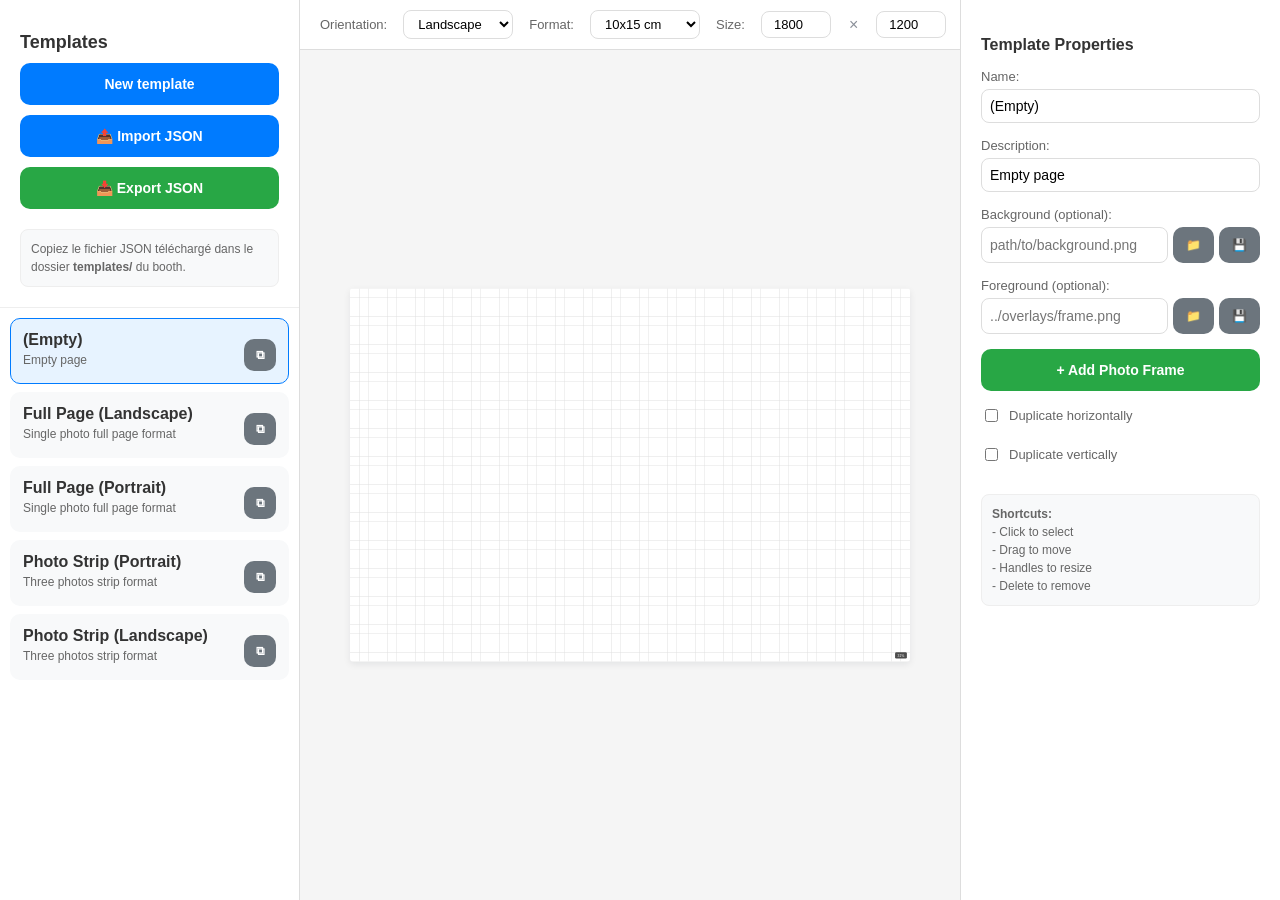
<file: docs/index.html>
<!DOCTYPE html>
<html lang="en">
<head>
    <meta charset="UTF-8">
    <meta name="viewport" content="width=device-width, initial-scale=1.0">
    <title>Photo Booth Template Editor</title>
    <style>
        :root {
            --app-bg: #f5f5f5;
            --panel-bg: #ffffff;
            --panel-muted: #f8f9fa;
            --panel-border: #dddddd;
            --panel-border-strong: #cfd4da;
            --text-primary: #333333;
            --text-secondary: #666666;
            --text-muted: #8a8f98;
            --accent: #007bff;
            --accent-hover: #0056b3;
            --success: #28a745;
            --success-hover: #218838;
            --warning: #fd7e14;
            --warning-hover: #dc6a0b;
            --danger: #dc3545;
            --danger-hover: #c82333;
            --secondary: #6c757d;
            --secondary-hover: #5a6268;
            --shadow-soft: 0 16px 48px rgba(15, 23, 42, 0.08);
            --shadow-card: 0 8px 24px rgba(15, 23, 42, 0.08);
            --radius-lg: 20px;
            --radius-md: 14px;
            --radius-sm: 10px;
        }

        * {
            box-sizing: border-box;
        }

        html,
        body {
            margin: 0;
            padding: 0;
        }

        body {
            font-family: -apple-system, BlinkMacSystemFont, 'Segoe UI', Roboto, Oxygen, Ubuntu, Cantarell, sans-serif;
            background: var(--app-bg);
            color: var(--text-primary);
        }

        a {
            color: inherit;
        }

        .btn {
            display: inline-flex;
            align-items: center;
            justify-content: center;
            gap: 8px;
            min-height: 42px;
            padding: 10px 18px;
            border: 1px solid transparent;
            border-radius: 10px;
            cursor: pointer;
            text-decoration: none;
            font-size: 14px;
            font-weight: 600;
            transition: background-color 0.2s ease, border-color 0.2s ease, color 0.2s ease, transform 0.2s ease, box-shadow 0.2s ease;
        }

        .btn:hover {
            transform: translateY(-1px);
        }

        .btn:disabled,
        .btn.disabled {
            opacity: 0.6;
            cursor: not-allowed;
            pointer-events: none;
            transform: none;
        }

        .btn-primary {
            background: var(--accent);
            color: #ffffff;
        }

        .btn-primary:hover {
            background: var(--accent-hover);
        }

        .btn-success {
            background: var(--success);
            color: #ffffff;
        }

        .btn-success:hover {
            background: var(--success-hover);
        }

        .btn-warning {
            background: var(--warning);
            color: #ffffff;
        }

        .btn-warning:hover {
            background: var(--warning-hover);
        }

        .btn-danger {
            background: var(--danger);
            color: #ffffff;
        }

        .btn-danger:hover {
            background: var(--danger-hover);
        }

        .btn-secondary {
            background: var(--secondary);
            color: #ffffff;
        }

        .btn-secondary:hover {
            background: var(--secondary-hover);
        }

        .btn-ghost {
            background: var(--panel-bg);
            color: var(--text-primary);
            border-color: var(--panel-border);
        }

        .btn-ghost:hover {
            background: var(--panel-muted);
        }

        .status {
            padding: 14px 16px;
            border-radius: 10px;
            border: 1px solid var(--panel-border);
            margin-bottom: 16px;
        }

        .status.error {
            color: #8f1d2c;
            background: #fff1f2;
            border-color: #fecdd3;
        }

        .status.success {
            color: #166534;
            background: #f0fdf4;
            border-color: #bbf7d0;
        }

        .page-shell {
            min-height: 100vh;
            padding: 28px;
        }

        .page-container {
            width: min(1200px, 100%);
            margin: 0 auto;
        }

        .page-hero {
            display: flex;
            align-items: flex-start;
            justify-content: space-between;
            gap: 20px;
            margin-bottom: 24px;
        }

        .page-hero h1 {
            margin: 0;
            font-size: clamp(28px, 4vw, 40px);
            line-height: 1.1;
        }

        .page-hero p {
            margin: 10px 0 0;
            color: var(--text-secondary);
            line-height: 1.6;
        }

        .panel {
            background: var(--panel-bg);
            border: 1px solid var(--panel-border);
            border-radius: var(--radius-lg);
            box-shadow: var(--shadow-soft);
        }

        .panel-section {
            padding: 24px;
            border-top: 1px solid #eeeeee;
        }

        .panel-section:first-child {
            border-top: none;
        }

        .eyebrow {
            display: inline-block;
            margin-bottom: 10px;
            color: var(--accent);
            font-size: 12px;
            font-weight: 700;
            text-transform: uppercase;
            letter-spacing: 0.08em;
        }

        .actions {
            display: flex;
            gap: 12px;
            flex-wrap: wrap;
        }

        .grid-cards {
            display: grid;
            gap: 18px;
        }

        .grid-cards.two {
            grid-template-columns: repeat(2, minmax(0, 1fr));
        }

        .grid-cards.three {
            grid-template-columns: repeat(3, minmax(0, 1fr));
        }

        .stat-card {
            background: var(--panel-muted);
            border: 1px solid #eeeeee;
            border-radius: var(--radius-md);
            padding: 18px;
        }

        .stat-label {
            margin-bottom: 8px;
            color: var(--text-muted);
            font-size: 12px;
            font-weight: 700;
            text-transform: uppercase;
            letter-spacing: 0.08em;
        }

        .stat-value {
            font-size: 32px;
            font-weight: 700;
            color: var(--text-primary);
        }

        .warning-box {
            padding: 16px 18px;
            border-radius: var(--radius-md);
            border: 1px solid #fed7aa;
            background: #fff7ed;
            color: #9a3412;
        }

        .field-label {
            display: block;
            margin-bottom: 8px;
            font-size: 13px;
            font-weight: 600;
            color: var(--text-primary);
        }

        .field-input,
        .field-textarea {
            width: 100%;
            border: 1px solid var(--panel-border-strong);
            border-radius: 10px;
            background: #ffffff;
            color: var(--text-primary);
            font: inherit;
        }

        .field-input {
            min-height: 46px;
            padding: 0 14px;
        }

        .field-textarea {
            min-height: 320px;
            padding: 14px 16px;
            resize: vertical;
            font-family: ui-monospace, SFMono-Regular, Menlo, Monaco, Consolas, monospace;
            font-size: 14px;
        }

        .field-input:focus,
        .field-textarea:focus {
            outline: none;
            border-color: var(--accent);
            box-shadow: 0 0 0 3px rgba(0, 123, 255, 0.12);
        }

        @media (max-width: 900px) {
            .grid-cards.two,
            .grid-cards.three {
                grid-template-columns: 1fr;
            }
        }

        @media (max-width: 720px) {
            .page-shell {
                padding: 18px;
            }

            .page-hero {
                flex-direction: column;
            }
        }

        body {
            display: flex;
            height: 100vh;
            overflow: hidden;
        }

        .sidebar {
            width: 300px;
            background: var(--panel-bg);
            border-right: 1px solid var(--panel-border);
            display: flex;
            flex-direction: column;
            overflow: hidden;
        }

        .sidebar-header {
            padding: 20px;
            border-bottom: 1px solid #eeeeee;
        }

        .sidebar-header h1 {
            font-size: 18px;
            margin-bottom: 10px;
            color: var(--text-primary);
        }

        .template-list {
            flex: 1;
            overflow-y: auto;
            padding: 10px;
        }

        .template-item {
            padding: 12px;
            margin-bottom: 8px;
            background: var(--panel-muted);
            border-radius: 10px;
            cursor: pointer;
            border: 1px solid transparent;
            transition: all 0.2s;
        }

        .template-item:hover {
            background: #e9ecef;
        }

        .template-item.active {
            border-color: var(--accent);
            background: #e7f3ff;
        }

        .template-item-name {
            font-weight: 600;
            margin-bottom: 4px;
            color: var(--text-primary);
        }

        .template-item-desc {
            font-size: 12px;
            color: var(--text-secondary);
        }

        .template-item-actions {
            margin-top: 8px;
            display: flex;
            gap: 4px;
        }

        .template-item-actions button {
            min-height: 32px;
            padding: 4px 8px;
            font-size: 12px;
        }

        .template-item-row {
            display: flex;
            align-items: flex-start;
            justify-content: space-between;
            gap: 8px;
        }

        .template-item-meta {
            min-width: 0;
            flex: 1;
        }

        .template-item-name,
        .template-item-desc {
            overflow-wrap: anywhere;
        }

        .template-item-icon-btn {
            padding: 4px 8px;
            min-width: 32px;
            line-height: 1;
        }

        .main-content {
            flex: 1;
            display: flex;
            flex-direction: column;
            overflow: hidden;
        }

        .toolbar {
            background: var(--panel-bg);
            border-bottom: 1px solid var(--panel-border);
            padding: 10px 20px;
            display: flex;
            gap: 16px;
            align-items: center;
            flex-wrap: nowrap;
        }

        .toolbar label {
            font-size: 13px;
            color: var(--text-secondary);
            font-weight: 500;
            white-space: nowrap;
        }

        .toolbar select,
        .toolbar input[type="number"] {
            padding: 5px 10px;
            border: 1px solid var(--panel-border);
            border-radius: 8px;
            font-size: 13px;
            background: var(--panel-bg);
            transition: border-color 0.2s;
        }

        .toolbar select:focus,
        .toolbar input[type="number"]:focus {
            outline: none;
            border-color: var(--accent);
        }

        .toolbar select {
            min-width: 110px;
            cursor: pointer;
        }

        .toolbar input[type="number"] {
            width: 70px;
            text-align: center;
        }

        .toolbar input[type="checkbox"] {
            width: 16px;
            height: 16px;
            cursor: pointer;
            margin: 0 4px 0 8px;
        }

        .canvas-container {
            flex: 1;
            overflow: auto;
            padding: 40px;
            display: flex;
            align-items: center;
            justify-content: center;
            background: var(--app-bg);
        }

        .canvas-wrapper {
            position: relative;
            background: var(--panel-bg);
            box-shadow: var(--shadow-card);
            transform-origin: center center;
            border-radius: 10px;
        }

        .canvas {
            display: block;
            cursor: crosshair;
            border-radius: 10px;
        }

        .scale-info {
            position: absolute;
            bottom: 10px;
            right: 10px;
            background: rgba(0, 0, 0, 0.7);
            color: white;
            padding: 4px 8px;
            border-radius: 4px;
            font-size: 11px;
            pointer-events: none;
        }

        .photo-frame {
            position: absolute;
            border: 2px solid var(--accent);
            background: rgba(0, 123, 255, 0.1);
            cursor: move;
            box-sizing: border-box;
        }

        .photo-frame:hover {
            background: rgba(0, 123, 255, 0.2);
            border-color: var(--accent-hover);
        }

        .photo-frame.selected {
            border-color: #ff6b6b;
            background: rgba(255, 107, 107, 0.2);
        }

        .photo-frame-label {
            position: absolute;
            top: 4px;
            left: 4px;
            background: rgba(0, 0, 0, 0.7);
            color: white;
            padding: 2px 6px;
            font-size: 11px;
            border-radius: 2px;
            pointer-events: none;
        }

        .resize-handle {
            position: absolute;
            width: 10px;
            height: 10px;
            background: white;
            border: 2px solid #ff6b6b;
            border-radius: 50%;
            z-index: 10;
        }

        .resize-handle.nw { top: -5px; left: -5px; cursor: nw-resize; }
        .resize-handle.ne { top: -5px; right: -5px; cursor: ne-resize; }
        .resize-handle.sw { bottom: -5px; left: -5px; cursor: sw-resize; }
        .resize-handle.se { bottom: -5px; right: -5px; cursor: se-resize; }

        .duplicate-preview {
            opacity: 0.3;
            pointer-events: none;
        }

        .properties-panel {
            width: 320px;
            background: var(--panel-bg);
            border-left: 1px solid var(--panel-border);
            display: flex;
            flex-direction: column;
            overflow-y: auto;
            padding: 20px;
        }

        .properties-panel h3 {
            margin-bottom: 15px;
            font-size: 16px;
            color: var(--text-primary);
        }

        .prop-group {
            margin-bottom: 15px;
        }

        .prop-group label {
            display: block;
            font-size: 13px;
            color: var(--text-secondary);
            margin-bottom: 5px;
            font-weight: 500;
        }

        .prop-group input,
        .prop-group select {
            width: 100%;
            padding: 8px;
            border: 1px solid var(--panel-border);
            border-radius: 8px;
            font-size: 14px;
            background: var(--panel-bg);
        }

        .prop-actions {
            display: flex;
            gap: 8px;
            margin-top: 15px;
        }

        .prop-actions button {
            flex: 1;
        }

        .grid-toggle {
            display: flex;
            align-items: center;
            gap: 8px;
        }

        .grid-toggle input[type="checkbox"] {
            width: auto;
        }

        .info-text {
            font-size: 12px;
            color: var(--text-secondary);
            margin-top: 10px;
            padding: 10px;
            background: var(--panel-muted);
            border: 1px solid #eeeeee;
            border-radius: 8px;
            line-height: 1.5;
        }

        .export-panel {
            margin-top: 20px;
            padding-top: 20px;
            border-top: 1px solid #eeeeee;
        }

        input[type="checkbox"] {
            cursor: pointer;
        }

        .modal {
            display: none;
            position: fixed;
            z-index: 1000;
            left: 0;
            top: 0;
            width: 100%;
            height: 100%;
            background-color: rgba(15, 23, 42, 0.45);
            align-items: center;
            justify-content: center;
        }

        .modal.show {
            display: flex;
        }

        .modal-content {
            background: var(--panel-bg);
            padding: 30px;
            border-radius: 16px;
            max-width: 500px;
            width: 90%;
            box-shadow: var(--shadow-soft);
        }

        .modal-content h2 {
            margin-bottom: 20px;
            color: var(--text-primary);
        }

        .modal-content .prop-group {
            margin-bottom: 15px;
        }

        .modal-actions {
            display: flex;
            gap: 10px;
            margin-top: 20px;
            justify-content: flex-end;
        }

        @media (max-width: 1180px) {
            body {
                flex-direction: column;
                height: auto;
                min-height: 100vh;
                overflow: auto;
            }

            .sidebar,
            .properties-panel {
                width: 100%;
                border: none;
                border-bottom: 1px solid var(--panel-border);
            }

            .toolbar {
                flex-wrap: wrap;
            }

            .canvas-container {
                min-height: 50vh;
            }
        }
    </style>
</head>
<body>
    <div class="sidebar">
        <div class="sidebar-header">
            <h1>Templates</h1>
            <div style="display: grid; gap: 10px;">
                <button class="btn btn-primary" onclick="createNewTemplate()" style="width: 100%;">New template</button>
                <input type="file" id="importJsonFile" accept="application/json,.json" onchange="importTemplate()" style="display: none;">
                <button class="btn btn-primary" onclick="document.getElementById('importJsonFile').click()" style="width: 100%;">
                    📤 Import JSON
                </button>
                <button class="btn btn-success" onclick="exportTemplate()" style="width: 100%;">
                    📥 Export JSON
                </button>
                <div class="info-text" lang="fr">Copiez le fichier JSON téléchargé dans le dossier <strong>templates/</strong> du booth.</div>
            </div>
        </div>
        <div class="template-list" id="templateList"></div>
    </div>

    <div class="main-content">
        <div class="toolbar">
            <label>Orientation:</label>
            <select id="orientationSelect" onchange="changeOrientation()">
                <option value="landscape">Landscape</option>
                <option value="portrait">Portrait</option>
            </select>

            <label>Format:</label>
            <select id="formatSelect" onchange="changeFormat()">
                <option value="10x15">10x15 cm</option>
                <option value="5x15">5x15 cm</option>
                <option value="custom">Custom</option>
            </select>

            <label>Size:</label>
            <input type="number" id="widthInput" value="1800" onchange="updatePageDimensions()">
            <span style="color: var(--text-muted); margin: 0 2px;">×</span>
            <input type="number" id="heightInput" value="1200" onchange="updatePageDimensions()">

            <input type="checkbox" id="gridToggle" checked onchange="toggleGrid()">
            <label for="gridToggle">Grid</label>

            <label>Step:</label>
            <input type="number" id="gridSizeInput" value="30" min="5" max="100" step="5" onchange="updateGridSize()">
        </div>

        <div class="canvas-container">
            <div class="canvas-wrapper" id="canvasWrapper">
                <canvas id="canvas" class="canvas"></canvas>
                <div class="scale-info" id="scaleInfo">100%</div>
            </div>
        </div>
    </div>

    <div class="properties-panel">
        <h3>Template Properties</h3>
        <div class="prop-group">
            <label>Name:</label>
            <input type="text" id="templateName" oninput="updateTemplateName()">
        </div>
        <div class="prop-group">
            <label>Description:</label>
            <input type="text" id="templateDesc" oninput="updateTemplateDesc()">
        </div>

        <div class="prop-group">
            <label>Background (optional):</label>
            <div style="display: flex; gap: 5px;">
                <input type="text" id="templateBackground" placeholder="path/to/background.png" oninput="updateTemplateBackground()" style="flex: 1;">
                <input type="file" id="backgroundFile" accept="image/*" onchange="loadBackgroundImage()" style="display: none;">
                <button class="btn btn-secondary" onclick="document.getElementById('backgroundFile').click()" style="padding: 6px 12px; font-size: 12px; min-height: 36px;">📁</button>
                <button class="btn btn-secondary" onclick="downloadImageLayer('background')" style="padding: 6px 12px; font-size: 12px; min-height: 36px;">💾</button>
            </div>
        </div>

        <div class="prop-group">
            <label>Foreground (optional):</label>
            <div style="display: flex; gap: 5px;">
                <input type="text" id="templateForeground" placeholder="../overlays/frame.png" oninput="updateTemplateForeground()" style="flex: 1;">
                <input type="file" id="foregroundFile" accept="image/*" onchange="loadForegroundImage()" style="display: none;">
                <button class="btn btn-secondary" onclick="document.getElementById('foregroundFile').click()" style="padding: 6px 12px; font-size: 12px; min-height: 36px;">📁</button>
                <button class="btn btn-secondary" onclick="downloadImageLayer('foreground')" style="padding: 6px 12px; font-size: 12px; min-height: 36px;">💾</button>
            </div>
        </div>

        <div class="prop-group">
            <button class="btn btn-success" onclick="addPhotoFrame()" style="width: 100%;">+ Add Photo Frame</button>
        </div>

        <div class="prop-group">
            <label style="display: flex; align-items: center; gap: 8px;">
                <input type="checkbox" id="duplicateHorizontal" onchange="updateDuplication()" style="width: auto;">
                Duplicate horizontally
            </label>
        </div>

        <div class="prop-group">
            <label style="display: flex; align-items: center; gap: 8px;">
                <input type="checkbox" id="duplicateVertical" onchange="updateDuplication()" style="width: auto;">
                Duplicate vertically
            </label>
        </div>

        <div id="frameProperties" style="display: none;">
            <h3 style="margin-top: 20px;">Selected Frame</h3>
            <div class="prop-group">
                <label>X:</label>
                <input type="number" id="frameX" onchange="updateFrameProperties()">
            </div>
            <div class="prop-group">
                <label>Y:</label>
                <input type="number" id="frameY" onchange="updateFrameProperties()">
            </div>
            <div class="prop-group">
                <label>Width:</label>
                <input type="number" id="frameWidth" onchange="updateFrameProperties()">
            </div>
            <div class="prop-group">
                <label>Height:</label>
                <input type="number" id="frameHeight" onchange="updateFrameProperties()">
            </div>
            <div class="prop-actions">
                <button class="btn btn-danger" onclick="deleteSelectedFrame()">Delete</button>
            </div>
        </div>

        <div class="info-text">
            <strong>Shortcuts:</strong><br>
            - Click to select<br>
            - Drag to move<br>
            - Handles to resize<br>
            - Delete to remove
        </div>
    </div>

    <div id="newTemplateModal" class="modal">
        <div class="modal-content">
            <h2>New Template</h2>
            <div class="prop-group">
                <label>Name:</label>
                <input type="text" id="newTemplateName" placeholder="My template">
            </div>
            <div class="prop-group">
                <label>Description:</label>
                <input type="text" id="newTemplateDesc" placeholder="Template description">
            </div>
            <div class="prop-group">
                <label>Starting format:</label>
                <select id="newTemplateFormat">
                    <option value="10x15-landscape">10x15 cm Landscape</option>
                    <option value="10x15-portrait">10x15 cm Portrait</option>
                    <option value="5x15">5x15 cm Strip</option>
                </select>
            </div>
            <div class="modal-actions">
                <button class="btn btn-secondary" onclick="closeNewTemplateModal()">Cancel</button>
                <button class="btn btn-primary" onclick="confirmNewTemplate()">Create</button>
            </div>
        </div>
    </div>

    <script>
        // State
        let templates = [];
        let currentTemplateIndex = -1;
        let selectedFrameIndex = -1;
        let gridSize = 30;
        let gridEnabled = true;
        let isDragging = false;
        let isResizing = false;
        let resizeHandle = null;
        let resizeStartFrame = null;
        let dragStart = { x: 0, y: 0 };
        let scale = 1;
        let backgroundImage = null;
        let foregroundImage = null;
        let templateSourceFiles = [];
        let builtInTemplateCount = 0;

        const canvas = document.getElementById('canvas');
        const ctx = canvas.getContext('2d');
        const canvasWrapper = document.getElementById('canvasWrapper');

        async function init() {
            templates = [
                {
                    "name": "(Empty)",
                    "description": "Empty page",
                    "page": { "width": 1800, "height": 1200 },
                    "photos": [],
                    "background": null,
                    "foreground": null,
                    "print_params": {
                        "PageSize": "w288h432",
                        "print-scaling": "fit"
                    }
                }, {
                    "name": "Full Page (Landscape)",
                    "description": "Single photo full page format",
                    "page": { "width": 1800, "height": 1200 },
                    "photos": [
                        { "x": 60, "y": 60, "width": 1680, "height": 1080 }
                    ],
                    "background": null,
                    "foreground": null,
                    "print_params": {
                        "PageSize": "w288h432",
                        "print-scaling": "fit"
                    }
                },
                {
                    "name": "Full Page (Portrait)",
                    "description": "Single photo full page format",
                    "page": { "width": 1200, "height": 1800 },
                    "photos": [
                        { "x": 60, "y": 60, "width": 1080, "height": 1680 }
                    ],
                    "background": null,
                    "foreground": null,
                    "print_params": {
                        "PageSize": "w288h432",
                        "print-scaling": "fit"
                    }
                },
                {
                    "name": "Photo Strip (Portrait)",
                    "description": "Three photos strip format",
                    "page": { "width": 600, "height": 1800 },
                    "photos": [
                        { "x": 30, "y": 30, "width": 540, "height": 540 },
                        { "x": 30, "y": 600, "width": 540, "height": 540 },
                        { "x": 30, "y": 1170, "width": 540, "height": 540 }
                    ],
                    "background": null,
                    "foreground": null,
                    "print_params": {
                        "PageSize": "w288h432-div2",
                        "print-scaling": "fit"
                    },
                    "duplicate_horizontal": true
                },
                {
                    "name": "Photo Strip (Landscape)",
                    "description": "Three photos strip format",
                    "page": { "width": 1800, "height": 600 },
                    "photos": [
                        { "x": 30, "y": 30, "width": 540, "height": 540 },
                        { "x": 630, "y": 30, "width": 540, "height": 540 },
                        { "x": 1230, "y": 30, "width": 540, "height": 540 }
                    ],
                    "background": null,
                    "foreground": null,
                    "print_params": {
                        "PageSize": "w288h432-div2",
                        "print-scaling": "fit"
                    },
                    "duplicate_vertical": true
                }
            ];

            builtInTemplateCount = templates.length;
            templateSourceFiles = new Array(templates.length).fill(null);

            renderTemplateList();
            selectTemplate(0);
        }

        function renderTemplateList() {
            const listEl = document.getElementById('templateList');
            listEl.innerHTML = '';

            templates.forEach((template, index) => {
                const isBuiltInTemplate = index < builtInTemplateCount;
                const item = document.createElement('div');
                item.className = 'template-item' + (index === currentTemplateIndex ? ' active' : '');
                item.onclick = () => selectTemplate(index);

                item.innerHTML = `
                    <div class="template-item-row">
                        <div class="template-item-meta">
                            <div class="template-item-name">${template.name}</div>
                            <div class="template-item-desc">${template.description}</div>
                        </div>
                        <div class="template-item-actions">
                            <button class="btn btn-secondary template-item-icon-btn" title="Duplicate template" onclick="event.stopPropagation(); duplicateTemplate(${index})">⧉</button>
                            ${isBuiltInTemplate ? '' : `<button class="btn btn-danger template-item-icon-btn" title="Delete template" onclick="event.stopPropagation(); deleteTemplate(${index})">×</button>`}
                        </div>
                    </div>
                `;

                listEl.appendChild(item);
            });
        }

        function selectTemplate(index) {
            currentTemplateIndex = index;
            selectedFrameIndex = -1;
            backgroundImage = null;
            foregroundImage = null;
            renderTemplateList();
            loadTemplate();
        }

        function loadTemplate() {
            if (currentTemplateIndex < 0 || currentTemplateIndex >= templates.length) return;

            const template = templates[currentTemplateIndex];

            canvas.width = template.page.width;
            canvas.height = template.page.height;
            canvasWrapper.style.width = template.page.width + 'px';
            canvasWrapper.style.height = template.page.height + 'px';

            let displayWidth = template.page.width;
            let displayHeight = template.page.height;

            if (template.duplicate_horizontal) {
                displayWidth = template.page.width * 2;
            }
            if (template.duplicate_vertical) {
                displayHeight = template.page.height * 2;
            }

            const containerWidth = document.querySelector('.canvas-container').clientWidth - 100;
            const containerHeight = document.querySelector('.canvas-container').clientHeight - 100;

            scale = Math.min(
                containerWidth / displayWidth,
                containerHeight / displayHeight,
                1
            );

            canvasWrapper.style.transform = `scale(${scale})`;
            document.getElementById('scaleInfo').textContent = Math.round(scale * 100) + '%';

            document.getElementById('templateName').value = template.name;
            document.getElementById('templateDesc').value = template.description;
            document.getElementById('templateBackground').value = template.background || '';
            document.getElementById('templateForeground').value = template.foreground || '';
            document.getElementById('widthInput').value = template.page.width;
            document.getElementById('heightInput').value = template.page.height;
            document.getElementById('duplicateHorizontal').checked = template.duplicate_horizontal || false;
            document.getElementById('duplicateVertical').checked = template.duplicate_vertical || false;

            if (template.background && template.background !== null) {
                loadImageFromPath(template.background, 'background');
            }
            if (template.foreground && template.foreground !== null) {
                loadImageFromPath(template.foreground, 'foreground');
            }

            if (template.page.width > template.page.height) {
                document.getElementById('orientationSelect').value = 'landscape';
            } else {
                document.getElementById('orientationSelect').value = 'portrait';
            }

            if (template.page.width === 1800 && template.page.height === 1200) {
                document.getElementById('formatSelect').value = '10x15';
            } else if (template.page.width === 1200 && template.page.height === 1800) {
                document.getElementById('formatSelect').value = '10x15';
            } else if (template.page.width === 600 && template.page.height === 1800) {
                document.getElementById('formatSelect').value = '5x15';
            } else if (template.page.width === 900 && template.page.height === 1800) {
                document.getElementById('formatSelect').value = '5x15';
            } else {
                document.getElementById('formatSelect').value = 'custom';
            }

            renderCanvas();
        }

        function renderCanvas() {
            if (currentTemplateIndex < 0) return;

            const template = templates[currentTemplateIndex];

            let canvasDisplayWidth = template.page.width;
            let canvasDisplayHeight = template.page.height;

            if (template.duplicate_horizontal) {
                canvasDisplayWidth = template.page.width * 2;
            }
            if (template.duplicate_vertical) {
                canvasDisplayHeight = template.page.height * 2;
            }

            canvas.width = canvasDisplayWidth;
            canvas.height = canvasDisplayHeight;
            canvasWrapper.style.width = canvasDisplayWidth + 'px';
            canvasWrapper.style.height = canvasDisplayHeight + 'px';

            ctx.clearRect(0, 0, canvas.width, canvas.height);

            if (backgroundImage) {
                ctx.drawImage(backgroundImage, 0, 0, template.page.width, template.page.height);

                if (template.duplicate_horizontal) {
                    ctx.drawImage(backgroundImage, template.page.width, 0, template.page.width, template.page.height);
                }
                if (template.duplicate_vertical) {
                    ctx.drawImage(backgroundImage, 0, template.page.height, template.page.width, template.page.height);
                }
            }

            if (template.duplicate_horizontal || template.duplicate_vertical) {
                ctx.strokeStyle = '#ff0000';
                ctx.lineWidth = 2;
                ctx.setLineDash([10, 5]);

                if (template.duplicate_horizontal) {
                    ctx.beginPath();
                    ctx.moveTo(template.page.width, 0);
                    ctx.lineTo(template.page.width, canvas.height);
                    ctx.stroke();
                }

                if (template.duplicate_vertical) {
                    ctx.beginPath();
                    ctx.moveTo(0, template.page.height);
                    ctx.lineTo(canvas.width, template.page.height);
                    ctx.stroke();
                }

                ctx.setLineDash([]);
            }

            if (gridEnabled) {
                ctx.strokeStyle = '#e0e0e0';
                ctx.lineWidth = 1;

                for (let x = 0; x <= canvas.width; x += gridSize) {
                    ctx.beginPath();
                    ctx.moveTo(x, 0);
                    ctx.lineTo(x, canvas.height);
                    ctx.stroke();
                }

                for (let y = 0; y <= canvas.height; y += gridSize) {
                    ctx.beginPath();
                    ctx.moveTo(0, y);
                    ctx.lineTo(canvas.width, y);
                    ctx.stroke();
                }
            }

            template.photos.forEach((photo, index) => {
                drawPhotoFrame(photo, index, false);
            });

            if (template.duplicate_horizontal) {
                ctx.save();
                ctx.globalAlpha = 0.3;
                template.photos.forEach((photo, index) => {
                    const duplicatedPhoto = {
                        x: template.page.width + (template.page.width - photo.x - photo.width),
                        y: photo.y,
                        width: photo.width,
                        height: photo.height
                    };
                    drawPhotoFrame(duplicatedPhoto, index, true);
                });
                ctx.restore();
            }

            if (template.duplicate_vertical) {
                ctx.save();
                ctx.globalAlpha = 0.3;
                template.photos.forEach((photo, index) => {
                    const duplicatedPhoto = {
                        x: photo.x,
                        y: template.page.height + (template.page.height - photo.y - photo.height),
                        width: photo.width,
                        height: photo.height
                    };
                    drawPhotoFrame(duplicatedPhoto, index, true);
                });
                ctx.restore();
            }

            if (foregroundImage) {
                ctx.drawImage(foregroundImage, 0, 0, template.page.width, template.page.height);

                if (template.duplicate_horizontal) {
                    ctx.drawImage(foregroundImage, template.page.width, 0, template.page.width, template.page.height);
                }
                if (template.duplicate_vertical) {
                    ctx.drawImage(foregroundImage, 0, template.page.height, template.page.width, template.page.height);
                }
            }

            if (selectedFrameIndex >= 0) {
                const photo = template.photos[selectedFrameIndex];
                drawResizeHandles(photo);
            }

            updateFramePropertiesPanel();
        }

        function drawPhotoFrame(photo, index, isDuplicate) {
            ctx.strokeStyle = index === selectedFrameIndex && !isDuplicate ? '#ff6b6b' : '#007bff';
            ctx.lineWidth = 2;
            ctx.fillStyle = index === selectedFrameIndex && !isDuplicate ? 'rgba(255, 107, 107, 0.1)' : 'rgba(0, 123, 255, 0.1)';

            ctx.fillRect(photo.x, photo.y, photo.width, photo.height);
            ctx.strokeRect(photo.x, photo.y, photo.width, photo.height);

            ctx.fillStyle = 'rgba(0, 0, 0, 0.7)';
            ctx.fillRect(photo.x + 4, photo.y + 4, 60, 20);
            ctx.fillStyle = 'white';
            ctx.font = '12px sans-serif';
            ctx.fillText(`Photo ${index + 1}`, photo.x + 8, photo.y + 18);
        }

        function drawResizeHandles(photo) {
            const handleSize = 10;
            const handles = [
                { x: photo.x, y: photo.y, type: 'nw' },
                { x: photo.x + photo.width, y: photo.y, type: 'ne' },
                { x: photo.x, y: photo.y + photo.height, type: 'sw' },
                { x: photo.x + photo.width, y: photo.y + photo.height, type: 'se' }
            ];

            handles.forEach(handle => {
                ctx.fillStyle = 'white';
                ctx.strokeStyle = '#ff6b6b';
                ctx.lineWidth = 2;
                ctx.beginPath();
                ctx.arc(handle.x, handle.y, handleSize / 2, 0, Math.PI * 2);
                ctx.fill();
                ctx.stroke();
            });
        }

        function updateFramePropertiesPanel() {
            const panel = document.getElementById('frameProperties');

            if (selectedFrameIndex >= 0 && currentTemplateIndex >= 0) {
                const photo = templates[currentTemplateIndex].photos[selectedFrameIndex];
                panel.style.display = 'block';
                document.getElementById('frameX').value = photo.x;
                document.getElementById('frameY').value = photo.y;
                document.getElementById('frameWidth').value = photo.width;
                document.getElementById('frameHeight').value = photo.height;
            } else {
                panel.style.display = 'none';
            }
        }

        function updateFrameProperties() {
            if (selectedFrameIndex < 0 || currentTemplateIndex < 0) return;

            const photo = templates[currentTemplateIndex].photos[selectedFrameIndex];
            photo.x = parseInt(document.getElementById('frameX').value) || 0;
            photo.y = parseInt(document.getElementById('frameY').value) || 0;
            photo.width = parseInt(document.getElementById('frameWidth').value) || 100;
            photo.height = parseInt(document.getElementById('frameHeight').value) || 100;

            renderCanvas();
        }

        function updateTemplateName() {
            if (currentTemplateIndex < 0) return;
            templates[currentTemplateIndex].name = document.getElementById('templateName').value;
            renderTemplateList();
        }

        function updateTemplateDesc() {
            if (currentTemplateIndex < 0) return;
            templates[currentTemplateIndex].description = document.getElementById('templateDesc').value;
            renderTemplateList();
        }

        function updateTemplateBackground() {
            if (currentTemplateIndex < 0) return;
            const value = document.getElementById('templateBackground').value.trim();
            if (value !== '' && !value.startsWith('data:image')) {
                templates[currentTemplateIndex].background = value;
            } else if (value === '') {
                templates[currentTemplateIndex].background = null;
            }
        }

        function updateTemplateForeground() {
            if (currentTemplateIndex < 0) return;
            const value = document.getElementById('templateForeground').value.trim();
            if (value !== '' && !value.startsWith('data:image')) {
                templates[currentTemplateIndex].foreground = value;
            } else if (value === '') {
                templates[currentTemplateIndex].foreground = null;
            }
        }

        function loadBackgroundImage() {
            const file = document.getElementById('backgroundFile').files[0];
            if (!file) return;

            const reader = new FileReader();
            reader.onload = function(e) {
                const img = new Image();
                img.onload = function() {
                    backgroundImage = img;
                    backgroundImage._file = file;
                    backgroundImage._dataUrl = e.target.result;
                    if (currentTemplateIndex >= 0) {
                        templates[currentTemplateIndex].background = e.target.result;
                        document.getElementById('templateBackground').value = '[Base64 Image - ' + Math.round(e.target.result.length / 1024) + ' KB]';
                    }
                    renderCanvas();
                };
                img.src = e.target.result;
            };
            reader.readAsDataURL(file);
        }

        function loadForegroundImage() {
            const file = document.getElementById('foregroundFile').files[0];
            if (!file) return;

            const reader = new FileReader();
            reader.onload = function(e) {
                const img = new Image();
                img.onload = function() {
                    foregroundImage = img;
                    foregroundImage._file = file;
                    foregroundImage._dataUrl = e.target.result;
                    if (currentTemplateIndex >= 0) {
                        templates[currentTemplateIndex].foreground = e.target.result;
                        document.getElementById('templateForeground').value = '[Base64 Image - ' + Math.round(e.target.result.length / 1024) + ' KB]';
                    }
                    renderCanvas();
                };
                img.src = e.target.result;
            };
            reader.readAsDataURL(file);
        }

        function loadImageFromPath(path, type) {
            const img = new Image();
            img.onload = function() {
                if (type === 'background') {
                    backgroundImage = img;
                    if (path.startsWith('data:image')) {
                        document.getElementById('templateBackground').value = '[Base64 Image - ' + Math.round(path.length / 1024) + ' KB]';
                    }
                } else if (type === 'foreground') {
                    foregroundImage = img;
                    if (path.startsWith('data:image')) {
                        document.getElementById('templateForeground').value = '[Base64 Image - ' + Math.round(path.length / 1024) + ' KB]';
                    }
                }
                renderCanvas();
            };
            img.onerror = function() {
                if (!path.startsWith('data:image')) {
                    console.log(`Could not load ${type} image from path: ${path}`);
                }
            };
            img.src = path;
        }

        function updateDuplication() {
            if (currentTemplateIndex < 0) return;
            const template = templates[currentTemplateIndex];

            const horizChecked = document.getElementById('duplicateHorizontal').checked;
            const vertChecked = document.getElementById('duplicateVertical').checked;

            if (horizChecked && vertChecked) {
                if (event.target.id === 'duplicateHorizontal') {
                    document.getElementById('duplicateVertical').checked = false;
                    template.duplicate_vertical = false;
                } else {
                    document.getElementById('duplicateHorizontal').checked = false;
                    template.duplicate_horizontal = false;
                }
            }

            template.duplicate_horizontal = document.getElementById('duplicateHorizontal').checked;
            template.duplicate_vertical = document.getElementById('duplicateVertical').checked;
            loadTemplate();
        }

        function updateGridSize() {
            const newSize = parseInt(document.getElementById('gridSizeInput').value);
            if (newSize >= 5 && newSize <= 100) {
                gridSize = newSize;
                renderCanvas();
            }
        }

        function changeOrientation() {
            if (currentTemplateIndex < 0) return;

            const template = templates[currentTemplateIndex];
            const temp = template.page.width;
            template.page.width = template.page.height;
            template.page.height = temp;

            adjustPhotosToCanvasBounds();
            loadTemplate();
        }

        function adjustPhotosToCanvasBounds() {
            if (currentTemplateIndex < 0) return;

            const template = templates[currentTemplateIndex];
            const pageWidth = template.page.width;
            const pageHeight = template.page.height;

            template.photos.forEach(photo => {
                if (photo.x + photo.width > pageWidth || photo.y + photo.height > pageHeight) {
                    if (photo.width > pageWidth) {
                        photo.width = pageWidth - 60;
                    }
                    if (photo.height > pageHeight) {
                        photo.height = pageHeight - 60;
                    }

                    if (photo.x + photo.width > pageWidth) {
                        photo.x = Math.max(30, pageWidth - photo.width - 30);
                    }
                    if (photo.y + photo.height > pageHeight) {
                        photo.y = Math.max(30, pageHeight - photo.height - 30);
                    }

                    photo.x = Math.max(0, photo.x);
                    photo.y = Math.max(0, photo.y);

                    photo.x = snapToGrid(photo.x);
                    photo.y = snapToGrid(photo.y);
                    photo.width = snapToGrid(photo.width);
                    photo.height = snapToGrid(photo.height);
                }
            });
        }

        function changeFormat() {
            if (currentTemplateIndex < 0) return;

            const format = document.getElementById('formatSelect').value;
            const template = templates[currentTemplateIndex];
            const orientation = document.getElementById('orientationSelect').value;

            if (format === '10x15') {
                if (orientation === 'landscape') {
                    template.page.width = 1800;
                    template.page.height = 1200;
                } else {
                    template.page.width = 1200;
                    template.page.height = 1800;
                }
            } else if (format === '5x15') {
                template.page.width = 600;
                template.page.height = 1800;
            }

            adjustPhotosToCanvasBounds();
            loadTemplate();
        }

        function updatePageDimensions() {
            if (currentTemplateIndex < 0) return;

            const template = templates[currentTemplateIndex];
            template.page.width = parseInt(document.getElementById('widthInput').value) || 1800;
            template.page.height = parseInt(document.getElementById('heightInput').value) || 1200;

            document.getElementById('formatSelect').value = 'custom';

            adjustPhotosToCanvasBounds();
            loadTemplate();
        }

        function toggleGrid() {
            gridEnabled = document.getElementById('gridToggle').checked;
            renderCanvas();
        }

        function addPhotoFrame() {
            if (currentTemplateIndex < 0) return;

            const template = templates[currentTemplateIndex];
            const centerX = Math.floor(template.page.width / 2 - 150);
            const centerY = Math.floor(template.page.height / 2 - 150);

            template.photos.push({
                x: snapToGrid(centerX),
                y: snapToGrid(centerY),
                width: 300,
                height: 300
            });

            selectedFrameIndex = template.photos.length - 1;
            renderCanvas();
        }

        function deleteSelectedFrame() {
            if (selectedFrameIndex < 0 || currentTemplateIndex < 0) return;

            templates[currentTemplateIndex].photos.splice(selectedFrameIndex, 1);
            selectedFrameIndex = -1;
            renderCanvas();
        }

        function snapToGrid(value) {
            if (!gridEnabled) return value;
            return Math.round(value / gridSize) * gridSize;
        }

        canvas.addEventListener('mousedown', (e) => {
            if (currentTemplateIndex < 0) return;

            const rect = canvas.getBoundingClientRect();
            const x = (e.clientX - rect.left) / scale;
            const y = (e.clientY - rect.top) / scale;

            const template = templates[currentTemplateIndex];

            if (selectedFrameIndex >= 0) {
                const photo = template.photos[selectedFrameIndex];
                const handleSize = 10;
                const handles = [
                    { x: photo.x, y: photo.y, type: 'nw' },
                    { x: photo.x + photo.width, y: photo.y, type: 'ne' },
                    { x: photo.x, y: photo.y + photo.height, type: 'sw' },
                    { x: photo.x + photo.width, y: photo.y + photo.height, type: 'se' }
                ];

                for (const handle of handles) {
                    const dist = Math.sqrt(Math.pow(x - handle.x, 2) + Math.pow(y - handle.y, 2));
                    if (dist <= handleSize) {
                        isResizing = true;
                        resizeHandle = handle.type;
                        resizeStartFrame = { ...photo };
                        dragStart = { x, y };
                        return;
                    }
                }
            }

            for (let i = template.photos.length - 1; i >= 0; i--) {
                const photo = template.photos[i];
                if (x >= photo.x && x <= photo.x + photo.width &&
                    y >= photo.y && y <= photo.y + photo.height) {
                    selectedFrameIndex = i;
                    isDragging = true;
                    dragStart = { x: x - photo.x, y: y - photo.y };
                    renderCanvas();
                    return;
                }
            }

            selectedFrameIndex = -1;
            renderCanvas();
        });

        canvas.addEventListener('mousemove', (e) => {
            if (currentTemplateIndex < 0 || selectedFrameIndex < 0) return;
            if (!isDragging && !isResizing) return;

            const rect = canvas.getBoundingClientRect();
            const x = (e.clientX - rect.left) / scale;
            const y = (e.clientY - rect.top) / scale;

            const photo = templates[currentTemplateIndex].photos[selectedFrameIndex];

            if (isResizing) {
                const dx = x - dragStart.x;
                const dy = y - dragStart.y;

                switch (resizeHandle) {
                    case 'se':
                        photo.width = Math.max(50, resizeStartFrame.width + dx);
                        photo.height = Math.max(50, resizeStartFrame.height + dy);
                        break;
                    case 'sw': {
                        const newWidth = Math.max(50, resizeStartFrame.width - dx);
                        photo.x = resizeStartFrame.x + (resizeStartFrame.width - newWidth);
                        photo.width = newWidth;
                        photo.height = Math.max(50, resizeStartFrame.height + dy);
                        break;
                    }
                    case 'ne': {
                        photo.width = Math.max(50, resizeStartFrame.width + dx);
                        const newHeight = Math.max(50, resizeStartFrame.height - dy);
                        photo.y = resizeStartFrame.y + (resizeStartFrame.height - newHeight);
                        photo.height = newHeight;
                        break;
                    }
                    case 'nw': {
                        const newW = Math.max(50, resizeStartFrame.width - dx);
                        const newH = Math.max(50, resizeStartFrame.height - dy);
                        photo.x = resizeStartFrame.x + (resizeStartFrame.width - newW);
                        photo.y = resizeStartFrame.y + (resizeStartFrame.height - newH);
                        photo.width = newW;
                        photo.height = newH;
                        break;
                    }
                }

                photo.x = snapToGrid(photo.x);
                photo.y = snapToGrid(photo.y);
                photo.width = snapToGrid(photo.width);
                photo.height = snapToGrid(photo.height);

            } else if (isDragging) {
                photo.x = snapToGrid(x - dragStart.x);
                photo.y = snapToGrid(y - dragStart.y);

                const template = templates[currentTemplateIndex];
                photo.x = Math.max(0, Math.min(photo.x, template.page.width - photo.width));
                photo.y = Math.max(0, Math.min(photo.y, template.page.height - photo.height));
            }

            renderCanvas();
        });

        canvas.addEventListener('mouseup', () => {
            isDragging = false;
            isResizing = false;
            resizeHandle = null;
        });

        document.addEventListener('keydown', (e) => {
            if (e.key === 'Delete' || e.key === 'Backspace') {
                if (selectedFrameIndex >= 0 && document.activeElement.tagName !== 'INPUT') {
                    e.preventDefault();
                    deleteSelectedFrame();
                }
            }
        });

        function duplicateTemplate(index) {
            const template = JSON.parse(JSON.stringify(templates[index]));
            template.name = template.name + ' (copy)';
            templates.push(template);
            templateSourceFiles.push(null);
            renderTemplateList();
            selectTemplate(templates.length - 1);
        }

        function deleteTemplate(index) {
            if (index < builtInTemplateCount) {
                alert('Default templates cannot be deleted.');
                return;
            }

            if (templates.length <= 1) {
                alert('You must keep at least one template.');
                return;
            }

            deleteTemplateAtIndex(index);
        }

        function deleteTemplateAtIndex(index) {
            const template = templates[index];
            if (!confirm(`Delete template "${template.name}"?`)) {
                return;
            }

            templates.splice(index, 1);
            templateSourceFiles.splice(index, 1);

            if (currentTemplateIndex >= templates.length) {
                currentTemplateIndex = templates.length - 1;
            }

            renderTemplateList();
            loadTemplate();
        }

        function createNewTemplate() {
            document.getElementById('newTemplateModal').classList.add('show');
            document.getElementById('newTemplateName').value = '';
            document.getElementById('newTemplateDesc').value = '';
        }

        function closeNewTemplateModal() {
            document.getElementById('newTemplateModal').classList.remove('show');
        }

        function confirmNewTemplate() {
            const name = document.getElementById('newTemplateName').value || 'New Template';
            const desc = document.getElementById('newTemplateDesc').value || 'Description';
            const format = document.getElementById('newTemplateFormat').value;

            let width = 1800, height = 1200;

            if (format === '10x15-landscape') {
                width = 1800;
                height = 1200;
            } else if (format === '10x15-portrait') {
                width = 1200;
                height = 1800;
            } else if (format === '5x15') {
                width = 600;
                height = 1800;
            }

            const newTemplate = {
                name: name,
                description: desc,
                page: { width: width, height: height },
                photos: [],
                background: null,
                foreground: null,
                print_params: {
                    PageSize: 'w288h432',
                    'print-scaling': 'fit'
                },
                margin_percent: 5
            };

            templates.push(newTemplate);
            templateSourceFiles.push(null);
            renderTemplateList();
            selectTemplate(templates.length - 1);
            closeNewTemplateModal();
        }

        function exportTemplate() {
            if (currentTemplateIndex < 0) return;

            const template = templates[currentTemplateIndex];
            const baseName = template.name.toLowerCase().replace(/\s+/g, '_');

            const json = JSON.stringify(template, null, 2);
            downloadFile(json, baseName + '.json', 'application/json');
        }

        function downloadFile(content, filename, type) {
            const blob = new Blob([content], { type: type });
            const url = URL.createObjectURL(blob);
            const a = document.createElement('a');
            a.href = url;
            a.download = filename;
            document.body.appendChild(a);
            a.click();
            document.body.removeChild(a);
            URL.revokeObjectURL(url);
        }

        function importTemplate() {
            const file = document.getElementById('importJsonFile').files[0];
            if (!file) return;

            const reader = new FileReader();
            reader.onload = function(e) {
                try {
                    const importedTemplate = JSON.parse(e.target.result);

                    if (!importedTemplate.page || !importedTemplate.name) {
                        alert('Invalid template file: missing required fields (page, name)');
                        return;
                    }

                    templates.push(importedTemplate);
                    templateSourceFiles.push(null);
                    renderTemplateList();
                    selectTemplate(templates.length - 1);

                    alert(`Template "${importedTemplate.name}" imported successfully!`);
                } catch (error) {
                    alert('Error parsing JSON file: ' + error.message);
                }
            };
            reader.readAsText(file);
        }

        function downloadImageLayer(layer) {
            if (currentTemplateIndex < 0) return;

            const template = templates[currentTemplateIndex];
            const baseName = template.name.toLowerCase().replace(/\s+/g, '_');

            let imageToDownload = null;
            let filename = '';

            if (layer === 'background') {
                if (!backgroundImage) {
                    alert('No background image loaded');
                    return;
                }
                imageToDownload = backgroundImage;
                filename = baseName + '_background.png';
            } else if (layer === 'foreground') {
                if (!foregroundImage) {
                    alert('No foreground image loaded');
                    return;
                }
                imageToDownload = foregroundImage;
                filename = baseName + '_foreground.png';
            }

            const exportCanvas = document.createElement('canvas');
            const exportCtx = exportCanvas.getContext('2d');

            exportCanvas.width = imageToDownload.width;
            exportCanvas.height = imageToDownload.height;

            exportCtx.drawImage(imageToDownload, 0, 0);

            exportCanvas.toBlob(function(blob) {
                const url = URL.createObjectURL(blob);
                const a = document.createElement('a');
                a.href = url;
                a.download = filename;
                document.body.appendChild(a);
                a.click();
                document.body.removeChild(a);
                URL.revokeObjectURL(url);
            }, 'image/png');
        }

        window.addEventListener('load', init);
    </script>
</body>
</html>
</file>
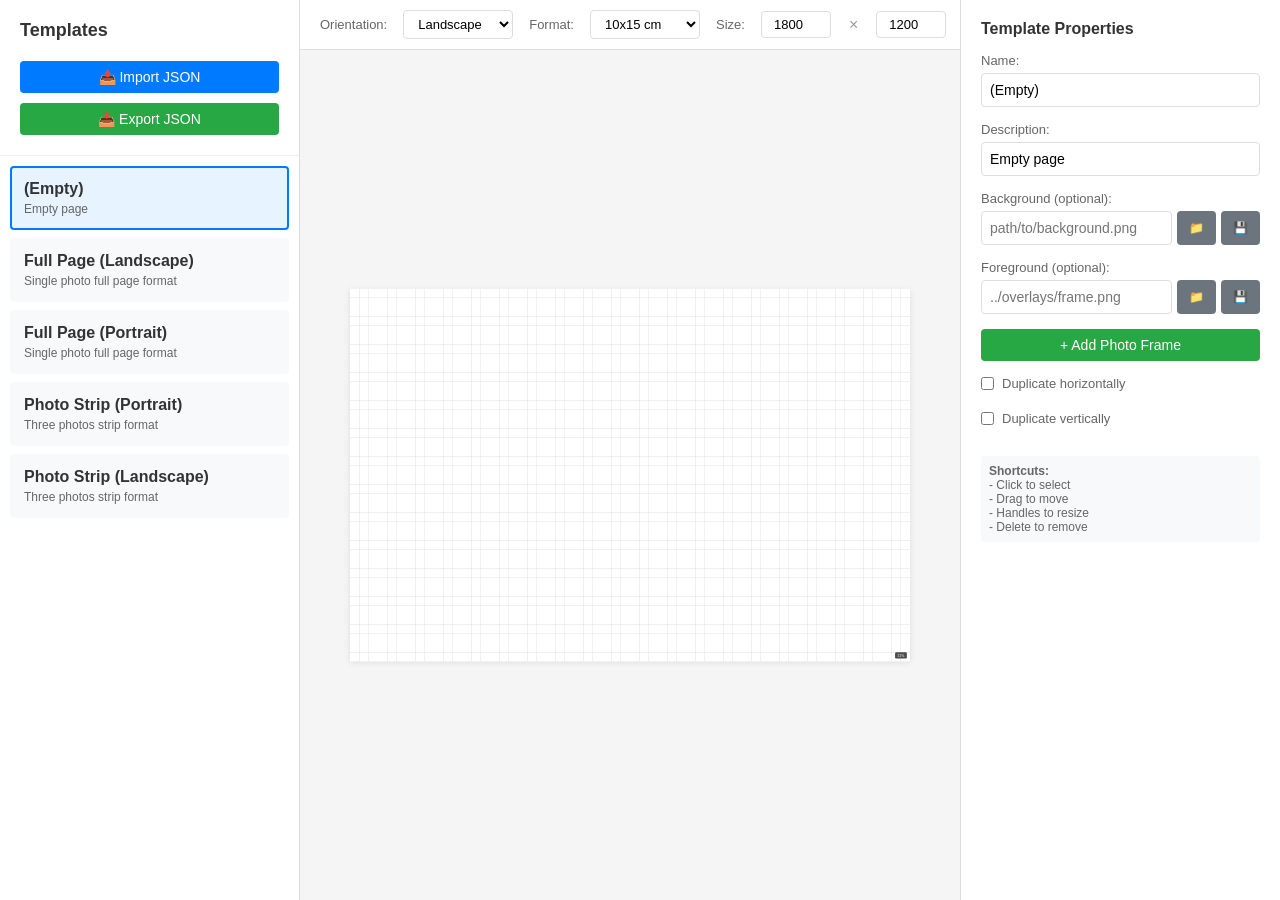
<file: template_editor.html>
<!DOCTYPE html>
<html lang="en">
<head>
    <meta charset="UTF-8">
    <meta name="viewport" content="width=device-width, initial-scale=1.0">
    <title>Photo Booth Template Editor</title>
    <style>
        * {
            margin: 0;
            padding: 0;
            box-sizing: border-box;
        }

        body {
            font-family: -apple-system, BlinkMacSystemFont, 'Segoe UI', Roboto, Oxygen, Ubuntu, Cantarell, sans-serif;
            background: #f5f5f5;
            display: flex;
            height: 100vh;
            overflow: hidden;
        }

        .sidebar {
            width: 300px;
            background: white;
            border-right: 1px solid #ddd;
            display: flex;
            flex-direction: column;
            overflow: hidden;
        }

        .sidebar-header {
            padding: 20px;
            border-bottom: 1px solid #eee;
        }

        .sidebar-header h1 {
            font-size: 18px;
            margin-bottom: 10px;
            color: #333;
        }

        .btn {
            padding: 8px 16px;
            border: none;
            border-radius: 4px;
            cursor: pointer;
            font-size: 14px;
            transition: all 0.2s;
        }

        .btn-primary {
            background: #007bff;
            color: white;
        }

        .btn-primary:hover {
            background: #0056b3;
        }

        .btn-success {
            background: #28a745;
            color: white;
        }

        .btn-success:hover {
            background: #218838;
        }

        .btn-danger {
            background: #dc3545;
            color: white;
        }

        .btn-danger:hover {
            background: #c82333;
        }

        .btn-secondary {
            background: #6c757d;
            color: white;
        }

        .btn-secondary:hover {
            background: #5a6268;
        }

        .template-list {
            flex: 1;
            overflow-y: auto;
            padding: 10px;
        }

        .template-item {
            padding: 12px;
            margin-bottom: 8px;
            background: #f8f9fa;
            border-radius: 4px;
            cursor: pointer;
            border: 2px solid transparent;
            transition: all 0.2s;
        }

        .template-item:hover {
            background: #e9ecef;
        }

        .template-item.active {
            border-color: #007bff;
            background: #e7f3ff;
        }

        .template-item-name {
            font-weight: 600;
            margin-bottom: 4px;
            color: #333;
        }

        .template-item-desc {
            font-size: 12px;
            color: #666;
        }

        .template-item-actions {
            margin-top: 8px;
            display: flex;
            gap: 4px;
        }

        .template-item-actions button {
            padding: 4px 8px;
            font-size: 12px;
        }

        .main-content {
            flex: 1;
            display: flex;
            flex-direction: column;
            overflow: hidden;
        }

        .toolbar {
            background: white;
            border-bottom: 1px solid #ddd;
            padding: 10px 20px;
            display: flex;
            gap: 16px;
            align-items: center;
            flex-wrap: nowrap;
        }

        .toolbar label {
            font-size: 13px;
            color: #666;
            font-weight: 500;
            white-space: nowrap;
        }

        .toolbar select,
        .toolbar input[type="number"] {
            padding: 5px 10px;
            border: 1px solid #ddd;
            border-radius: 4px;
            font-size: 13px;
            background: white;
            transition: border-color 0.2s;
        }

        .toolbar select:focus,
        .toolbar input[type="number"]:focus {
            outline: none;
            border-color: #007bff;
        }

        .toolbar select {
            min-width: 110px;
            cursor: pointer;
        }

        .toolbar input[type="number"] {
            width: 70px;
            text-align: center;
        }

        .toolbar input[type="checkbox"] {
            width: 16px;
            height: 16px;
            cursor: pointer;
            margin: 0 4px 0 8px;
        }

        .canvas-container {
            flex: 1;
            overflow: auto;
            padding: 40px;
            display: flex;
            align-items: center;
            justify-content: center;
            background: #f5f5f5;
        }

        .canvas-wrapper {
            position: relative;
            background: white;
            box-shadow: 0 4px 20px rgba(0,0,0,0.1);
            transform-origin: center center;
        }

        .canvas {
            display: block;
            cursor: crosshair;
        }

        .scale-info {
            position: absolute;
            bottom: 10px;
            right: 10px;
            background: rgba(0, 0, 0, 0.7);
            color: white;
            padding: 4px 8px;
            border-radius: 4px;
            font-size: 11px;
            pointer-events: none;
        }

        .photo-frame {
            position: absolute;
            border: 2px solid #007bff;
            background: rgba(0, 123, 255, 0.1);
            cursor: move;
            box-sizing: border-box;
        }

        .photo-frame:hover {
            background: rgba(0, 123, 255, 0.2);
            border-color: #0056b3;
        }

        .photo-frame.selected {
            border-color: #ff6b6b;
            background: rgba(255, 107, 107, 0.2);
        }

        .photo-frame-label {
            position: absolute;
            top: 4px;
            left: 4px;
            background: rgba(0, 0, 0, 0.7);
            color: white;
            padding: 2px 6px;
            font-size: 11px;
            border-radius: 2px;
            pointer-events: none;
        }

        .resize-handle {
            position: absolute;
            width: 10px;
            height: 10px;
            background: white;
            border: 2px solid #ff6b6b;
            border-radius: 50%;
            z-index: 10;
        }

        .resize-handle.nw { top: -5px; left: -5px; cursor: nw-resize; }
        .resize-handle.ne { top: -5px; right: -5px; cursor: ne-resize; }
        .resize-handle.sw { bottom: -5px; left: -5px; cursor: sw-resize; }
        .resize-handle.se { bottom: -5px; right: -5px; cursor: se-resize; }

        .duplicate-preview {
            opacity: 0.3;
            pointer-events: none;
        }

        .properties-panel {
            width: 320px;
            background: white;
            border-left: 1px solid #ddd;
            display: flex;
            flex-direction: column;
            overflow-y: auto;
            padding: 20px;
        }

        .properties-panel h3 {
            margin-bottom: 15px;
            font-size: 16px;
            color: #333;
        }

        .prop-group {
            margin-bottom: 15px;
        }

        .prop-group label {
            display: block;
            font-size: 13px;
            color: #666;
            margin-bottom: 5px;
            font-weight: 500;
        }

        .prop-group input {
            width: 100%;
            padding: 8px;
            border: 1px solid #ddd;
            border-radius: 4px;
            font-size: 14px;
        }

        .prop-actions {
            display: flex;
            gap: 8px;
            margin-top: 15px;
        }

        .prop-actions button {
            flex: 1;
        }

        .grid-toggle {
            display: flex;
            align-items: center;
            gap: 8px;
        }

        .grid-toggle input[type="checkbox"] {
            width: auto;
        }

        .info-text {
            font-size: 12px;
            color: #666;
            margin-top: 10px;
            padding: 8px;
            background: #f8f9fa;
            border-radius: 4px;
        }

        .export-panel {
            margin-top: 20px;
            padding-top: 20px;
            border-top: 1px solid #eee;
        }

        input[type="checkbox"] {
            cursor: pointer;
        }

        .modal {
            display: none;
            position: fixed;
            z-index: 1000;
            left: 0;
            top: 0;
            width: 100%;
            height: 100%;
            background-color: rgba(0,0,0,0.5);
            align-items: center;
            justify-content: center;
        }

        .modal.show {
            display: flex;
        }

        .modal-content {
            background: white;
            padding: 30px;
            border-radius: 8px;
            max-width: 500px;
            width: 90%;
        }

        .modal-content h2 {
            margin-bottom: 20px;
            color: #333;
        }

        .modal-content .prop-group {
            margin-bottom: 15px;
        }

        .modal-actions {
            display: flex;
            gap: 10px;
            margin-top: 20px;
            justify-content: flex-end;
        }
    </style>
</head>
<body>
    <div class="sidebar">
        <div class="sidebar-header">
            <h1>Templates</h1>
            <input type="file" id="importJsonFile" accept="application/json,.json" onchange="importTemplate()" style="display: none;" />
            <button class="btn btn-primary" onclick="document.getElementById('importJsonFile').click()" style="width: 100%; margin-top: 10px;">
                📤 Import JSON
            </button>
            <button class="btn btn-success" onclick="exportTemplate()" style="width: 100%; margin-top: 10px;">
                📥 Export JSON
            </button>
        </div>
        <div class="template-list" id="templateList"></div>
    </div>

    <div class="main-content">
        <div class="toolbar">
            <label>Orientation:</label>
            <select id="orientationSelect" onchange="changeOrientation()">
                <option value="landscape">Landscape</option>
                <option value="portrait">Portrait</option>
            </select>
            
            <label>Format:</label>
            <select id="formatSelect" onchange="changeFormat()">
                <option value="10x15">10x15 cm</option>
                <option value="5x15">5x15 cm</option>
                <option value="custom">Custom</option>
            </select>
            
            <label>Size:</label>
            <input type="number" id="widthInput" value="1800" onchange="updatePageDimensions()" />
            <span style="color: #999; margin: 0 2px;">×</span>
            <input type="number" id="heightInput" value="1200" onchange="updatePageDimensions()" />
            
            <input type="checkbox" id="gridToggle" checked onchange="toggleGrid()" />
            <label for="gridToggle">Grid</label>
            
            <label>Step:</label>
            <input type="number" id="gridSizeInput" value="30" min="5" max="100" step="5" onchange="updateGridSize()" />
        </div>

        <div class="canvas-container">
            <div class="canvas-wrapper" id="canvasWrapper">
                <canvas id="canvas" class="canvas"></canvas>
                <div class="scale-info" id="scaleInfo">100%</div>
            </div>
        </div>
    </div>

    <div class="properties-panel">
        <h3>Template Properties</h3>
        <div class="prop-group">
            <label>Name:</label>
            <input type="text" id="templateName" oninput="updateTemplateName()" />
        </div>
        <div class="prop-group">
            <label>Description:</label>
            <input type="text" id="templateDesc" oninput="updateTemplateDesc()" />
        </div>

        <div class="prop-group">
            <label>Background (optional):</label>
            <div style="display: flex; gap: 5px;">
                <input type="text" id="templateBackground" placeholder="path/to/background.png" oninput="updateTemplateBackground()" style="flex: 1;" />
                <input type="file" id="backgroundFile" accept="image/*" onchange="loadBackgroundImage()" style="display: none;" />
                <button class="btn btn-secondary" onclick="document.getElementById('backgroundFile').click()" style="padding: 6px 12px; font-size: 12px;">📁</button>
                <button class="btn btn-secondary" onclick="downloadImageLayer('background')" style="padding: 6px 12px; font-size: 12px;">💾</button>
            </div>
        </div>

        <div class="prop-group">
            <label>Foreground (optional):</label>
            <div style="display: flex; gap: 5px;">
                <input type="text" id="templateForeground" placeholder="../overlays/frame.png" oninput="updateTemplateForeground()" style="flex: 1;" />
                <input type="file" id="foregroundFile" accept="image/*" onchange="loadForegroundImage()" style="display: none;" />
                <button class="btn btn-secondary" onclick="document.getElementById('foregroundFile').click()" style="padding: 6px 12px; font-size: 12px;">📁</button>
                <button class="btn btn-secondary" onclick="downloadImageLayer('foreground')" style="padding: 6px 12px; font-size: 12px;">💾</button>
            </div>
        </div>

        <div class="prop-group">
            <button class="btn btn-success" onclick="addPhotoFrame()" style="width: 100%;">+ Add Photo Frame</button>
        </div>

        <div class="prop-group">
            <label style="display: flex; align-items: center; gap: 8px;">
                <input type="checkbox" id="duplicateHorizontal" onchange="updateDuplication()" style="width: auto;" />
                Duplicate horizontally
            </label>
        </div>

        <div class="prop-group">
            <label style="display: flex; align-items: center; gap: 8px;">
                <input type="checkbox" id="duplicateVertical" onchange="updateDuplication()" style="width: auto;" />
                Duplicate vertically
            </label>
        </div>

        <div id="frameProperties" style="display: none;">
            <h3 style="margin-top: 20px;">Selected Frame</h3>
            <div class="prop-group">
                <label>X:</label>
                <input type="number" id="frameX" onchange="updateFrameProperties()" />
            </div>
            <div class="prop-group">
                <label>Y:</label>
                <input type="number" id="frameY" onchange="updateFrameProperties()" />
            </div>
            <div class="prop-group">
                <label>Width:</label>
                <input type="number" id="frameWidth" onchange="updateFrameProperties()" />
            </div>
            <div class="prop-group">
                <label>Height:</label>
                <input type="number" id="frameHeight" onchange="updateFrameProperties()" />
            </div>
            <div class="prop-actions">
                <button class="btn btn-danger" onclick="deleteSelectedFrame()">Delete</button>
            </div>
        </div>

        <div class="info-text">
            <strong>Shortcuts:</strong><br>
            - Click to select<br>
            - Drag to move<br>
            - Handles to resize<br>
            - Delete to remove
        </div>
    </div>

    <!-- Modal for new template -->
    <div id="newTemplateModal" class="modal">
        <div class="modal-content">
            <h2>New Template</h2>
            <div class="prop-group">
                <label>Name:</label>
                <input type="text" id="newTemplateName" placeholder="My template" />
            </div>
            <div class="prop-group">
                <label>Description:</label>
                <input type="text" id="newTemplateDesc" placeholder="Template description" />
            </div>
            <div class="prop-group">
                <label>Starting format:</label>
                <select id="newTemplateFormat">
                    <option value="10x15-landscape">10x15 cm Landscape</option>
                    <option value="10x15-portrait">10x15 cm Portrait</option>
                    <option value="5x15">5x15 cm Strip</option>
                </select>
            </div>
            <div class="modal-actions">
                <button class="btn btn-secondary" onclick="closeNewTemplateModal()">Cancel</button>
                <button class="btn btn-primary" onclick="confirmNewTemplate()">Create</button>
            </div>
        </div>
    </div>

    <script>
        // State
        let templates = [];
        let currentTemplateIndex = -1;
        let selectedFrameIndex = -1;
        let gridSize = 30;
        let gridEnabled = true;
        let isDragging = false;
        let isResizing = false;
        let resizeHandle = null;
        let resizeStartFrame = null;
        let dragStart = { x: 0, y: 0 };
        let scale = 1;
        let backgroundImage = null;
        let foregroundImage = null;

        // Canvas
        const canvas = document.getElementById('canvas');
        const ctx = canvas.getContext('2d');
        const canvasWrapper = document.getElementById('canvasWrapper');

        // Initialize with sample templates
        function init() {
            templates = [
                {
                    "name": "(Empty)",
                    "description": "Empty page",
                    "page": { "width": 1800, "height": 1200 },
                    "photos": [],
                    "background": null,
                    "foreground": null,
                    "print_params": {
                        "PageSize": "w288h432",
                        "print-scaling": "fit"
                    }
                },{
                    "name": "Full Page (Landscape)",
                    "description": "Single photo full page format",
                    "page": { "width": 1800, "height": 1200 },
                    "photos": [
                        { "x": 60, "y": 60, "width": 1680, "height": 1080 }
                    ],
                    "background": null,
                    "foreground": null,
                    "print_params": {
                        "PageSize": "w288h432",
                        "print-scaling": "fit"
                    }
                },
                {
                    "name": "Full Page (Portrait)",
                    "description": "Single photo full page format",
                    "page": { "width": 1200, "height": 1800 },
                    "photos": [
                        { "x": 60, "y": 60, "width": 1080, "height": 1680 }
                    ],
                    "background": null,
                    "foreground": null,
                    "print_params": {
                        "PageSize": "w288h432",
                        "print-scaling": "fit"
                    }
                },
                {
                    "name": "Photo Strip (Portrait)",
                    "description": "Three photos strip format",
                    "page": { "width": 600, "height": 1800 },
                    "photos": [
                        { "x": 30, "y": 30, "width": 540, "height": 540 },
                        { "x": 30, "y": 600, "width": 540, "height": 540 },
                        { "x": 30, "y": 1170, "width": 540, "height": 540 }
                    ],
                    "background": null,
                    "foreground": null,
                    "print_params": {
                        "PageSize": "w288h432-div2",
                        "print-scaling": "fit"
                    },
                    "duplicate_horizontal": true
                },
                {
                    "name": "Photo Strip (Landscape)",
                    "description": "Three photos strip format",
                    "page": { "width": 1800, "height": 600 },
                    "photos": [
                        { "x": 30, "y": 30, "width": 540, "height": 540 },
                        { "x": 630, "y": 30, "width": 540, "height": 540 },
                        { "x": 1230, "y": 30, "width": 540, "height": 540 }
                    ],
                    "background": null,
                    "foreground": null,
                    "print_params": {
                        "PageSize": "w288h432-div2",
                        "print-scaling": "fit"
                    },
                    "duplicate_vertical": true
                }
            ];

            renderTemplateList();
            selectTemplate(0);
        }

        function renderTemplateList() {
            const listEl = document.getElementById('templateList');
            listEl.innerHTML = '';

            templates.forEach((template, index) => {
                const item = document.createElement('div');
                item.className = 'template-item' + (index === currentTemplateIndex ? ' active' : '');
                item.onclick = () => selectTemplate(index);

                item.innerHTML = `
                    <div class="template-item-name">${template.name}</div>
                    <div class="template-item-desc">${template.description}</div>
                `;

                listEl.appendChild(item);
            });
        }

        function selectTemplate(index) {
            currentTemplateIndex = index;
            selectedFrameIndex = -1;
            backgroundImage = null;
            foregroundImage = null;
            renderTemplateList();
            loadTemplate();
        }

        function loadTemplate() {
            if (currentTemplateIndex < 0 || currentTemplateIndex >= templates.length) return;

            const template = templates[currentTemplateIndex];
            
            // Update canvas size
            canvas.width = template.page.width;
            canvas.height = template.page.height;
            canvasWrapper.style.width = template.page.width + 'px';
            canvasWrapper.style.height = template.page.height + 'px';
            
            // Calculate actual display size considering duplication
            let displayWidth = template.page.width;
            let displayHeight = template.page.height;
            
            if (template.duplicate_horizontal) {
                displayWidth = template.page.width * 2;
            }
            if (template.duplicate_vertical) {
                displayHeight = template.page.height * 2;
            }
            
            // Calculate scale to fit screen with margin
            const containerWidth = document.querySelector('.canvas-container').clientWidth - 100;
            const containerHeight = document.querySelector('.canvas-container').clientHeight - 100;
            
            scale = Math.min(
                containerWidth / displayWidth,
                containerHeight / displayHeight,
                1  // Max scale 100% to keep actual size
            );
            
            canvasWrapper.style.transform = `scale(${scale})`;
            document.getElementById('scaleInfo').textContent = Math.round(scale * 100) + '%';
            
            // Update form fields
            document.getElementById('templateName').value = template.name;
            document.getElementById('templateDesc').value = template.description;
            document.getElementById('templateBackground').value = template.background || '';
            document.getElementById('templateForeground').value = template.foreground || '';
            document.getElementById('widthInput').value = template.page.width;
            document.getElementById('heightInput').value = template.page.height;
            document.getElementById('duplicateHorizontal').checked = template.duplicate_horizontal || false;
            document.getElementById('duplicateVertical').checked = template.duplicate_vertical || false;
            
            // Try to load images from paths
            if (template.background && template.background !== null) {
                loadImageFromPath(template.background, 'background');
            }
            if (template.foreground && template.foreground !== null) {
                loadImageFromPath(template.foreground, 'foreground');
            }
            
            // Update orientation select
            if (template.page.width > template.page.height) {
                document.getElementById('orientationSelect').value = 'landscape';
            } else {
                document.getElementById('orientationSelect').value = 'portrait';
            }
            
            // Update format select
            if (template.page.width === 1800 && template.page.height === 1200) {
                document.getElementById('formatSelect').value = '10x15';
            } else if (template.page.width === 1200 && template.page.height === 1800) {
                document.getElementById('formatSelect').value = '10x15';
            } else if (template.page.width === 600 && template.page.height === 1800) {
                document.getElementById('formatSelect').value = '5x15';
            } else if (template.page.width === 900 && template.page.height === 1800) {
                document.getElementById('formatSelect').value = '5x15';
            } else {
                document.getElementById('formatSelect').value = 'custom';
            }
            
            renderCanvas();
        }

        function renderCanvas() {
            if (currentTemplateIndex < 0) return;
            
            const template = templates[currentTemplateIndex];
            
            // Update canvas size based on duplication
            let canvasDisplayWidth = template.page.width;
            let canvasDisplayHeight = template.page.height;
            
            if (template.duplicate_horizontal) {
                canvasDisplayWidth = template.page.width * 2;
            }
            if (template.duplicate_vertical) {
                canvasDisplayHeight = template.page.height * 2;
            }
            
            canvas.width = canvasDisplayWidth;
            canvas.height = canvasDisplayHeight;
            canvasWrapper.style.width = canvasDisplayWidth + 'px';
            canvasWrapper.style.height = canvasDisplayHeight + 'px';
            
            // Clear canvas
            ctx.clearRect(0, 0, canvas.width, canvas.height);
            
            // Draw background image if available
            if (backgroundImage) {
                ctx.drawImage(backgroundImage, 0, 0, template.page.width, template.page.height);
                
                // If duplicating, draw background in duplicated area too
                if (template.duplicate_horizontal) {
                    ctx.drawImage(backgroundImage, template.page.width, 0, template.page.width, template.page.height);
                }
                if (template.duplicate_vertical) {
                    ctx.drawImage(backgroundImage, 0, template.page.height, template.page.width, template.page.height);
                }
            }
            
            // Draw a separation line if duplicating
            if (template.duplicate_horizontal || template.duplicate_vertical) {
                ctx.strokeStyle = '#ff0000';
                ctx.lineWidth = 2;
                ctx.setLineDash([10, 5]);
                
                if (template.duplicate_horizontal) {
                    ctx.beginPath();
                    ctx.moveTo(template.page.width, 0);
                    ctx.lineTo(template.page.width, canvas.height);
                    ctx.stroke();
                }
                
                if (template.duplicate_vertical) {
                    ctx.beginPath();
                    ctx.moveTo(0, template.page.height);
                    ctx.lineTo(canvas.width, template.page.height);
                    ctx.stroke();
                }
                
                ctx.setLineDash([]);
            }
            
            // Draw grid
            if (gridEnabled) {
                ctx.strokeStyle = '#e0e0e0';
                ctx.lineWidth = 1;
                
                for (let x = 0; x <= canvas.width; x += gridSize) {
                    ctx.beginPath();
                    ctx.moveTo(x, 0);
                    ctx.lineTo(x, canvas.height);
                    ctx.stroke();
                }
                
                for (let y = 0; y <= canvas.height; y += gridSize) {
                    ctx.beginPath();
                    ctx.moveTo(0, y);
                    ctx.lineTo(canvas.width, y);
                    ctx.stroke();
                }
            }
            
            // Draw photo frames
            template.photos.forEach((photo, index) => {
                drawPhotoFrame(photo, index, false);
            });
            
            // Draw duplicate frames
            if (template.duplicate_horizontal) {
                ctx.save();
                ctx.globalAlpha = 0.3;
                template.photos.forEach((photo, index) => {
                    const duplicatedPhoto = {
                        x: template.page.width + (template.page.width - photo.x - photo.width),
                        y: photo.y,
                        width: photo.width,
                        height: photo.height
                    };
                    drawPhotoFrame(duplicatedPhoto, index, true);
                });
                ctx.restore();
            }
            
            if (template.duplicate_vertical) {
                ctx.save();
                ctx.globalAlpha = 0.3;
                template.photos.forEach((photo, index) => {
                    const duplicatedPhoto = {
                        x: photo.x,
                        y: template.page.height + (template.page.height - photo.y - photo.height),
                        width: photo.width,
                        height: photo.height
                    };
                    drawPhotoFrame(duplicatedPhoto, index, true);
                });
                ctx.restore();
            }
            
            // Draw foreground image if available
            if (foregroundImage) {
                ctx.drawImage(foregroundImage, 0, 0, template.page.width, template.page.height);
                
                // If duplicating, draw foreground in duplicated area too
                if (template.duplicate_horizontal) {
                    ctx.drawImage(foregroundImage, template.page.width, 0, template.page.width, template.page.height);
                }
                if (template.duplicate_vertical) {
                    ctx.drawImage(foregroundImage, 0, template.page.height, template.page.width, template.page.height);
                }
            }
            
            // Draw resize handles for selected frame
            if (selectedFrameIndex >= 0) {
                const photo = template.photos[selectedFrameIndex];
                drawResizeHandles(photo);
            }
            
            updateFramePropertiesPanel();
        }

        function drawPhotoFrame(photo, index, isDuplicate) {
            ctx.strokeStyle = index === selectedFrameIndex && !isDuplicate ? '#ff6b6b' : '#007bff';
            ctx.lineWidth = 2;
            ctx.fillStyle = index === selectedFrameIndex && !isDuplicate ? 'rgba(255, 107, 107, 0.1)' : 'rgba(0, 123, 255, 0.1)';
            
            ctx.fillRect(photo.x, photo.y, photo.width, photo.height);
            ctx.strokeRect(photo.x, photo.y, photo.width, photo.height);
            
            // Draw label
            ctx.fillStyle = 'rgba(0, 0, 0, 0.7)';
            ctx.fillRect(photo.x + 4, photo.y + 4, 60, 20);
            ctx.fillStyle = 'white';
            ctx.font = '12px sans-serif';
            ctx.fillText(`Photo ${index + 1}`, photo.x + 8, photo.y + 18);
        }

        function drawResizeHandles(photo) {
            const handleSize = 10;
            const handles = [
                { x: photo.x, y: photo.y, type: 'nw' },
                { x: photo.x + photo.width, y: photo.y, type: 'ne' },
                { x: photo.x, y: photo.y + photo.height, type: 'sw' },
                { x: photo.x + photo.width, y: photo.y + photo.height, type: 'se' }
            ];
            
            handles.forEach(handle => {
                ctx.fillStyle = 'white';
                ctx.strokeStyle = '#ff6b6b';
                ctx.lineWidth = 2;
                ctx.beginPath();
                ctx.arc(handle.x, handle.y, handleSize / 2, 0, Math.PI * 2);
                ctx.fill();
                ctx.stroke();
            });
        }

        function updateFramePropertiesPanel() {
            const panel = document.getElementById('frameProperties');
            
            if (selectedFrameIndex >= 0 && currentTemplateIndex >= 0) {
                const photo = templates[currentTemplateIndex].photos[selectedFrameIndex];
                panel.style.display = 'block';
                document.getElementById('frameX').value = photo.x;
                document.getElementById('frameY').value = photo.y;
                document.getElementById('frameWidth').value = photo.width;
                document.getElementById('frameHeight').value = photo.height;
            } else {
                panel.style.display = 'none';
            }
        }

        function updateFrameProperties() {
            if (selectedFrameIndex < 0 || currentTemplateIndex < 0) return;
            
            const photo = templates[currentTemplateIndex].photos[selectedFrameIndex];
            photo.x = parseInt(document.getElementById('frameX').value) || 0;
            photo.y = parseInt(document.getElementById('frameY').value) || 0;
            photo.width = parseInt(document.getElementById('frameWidth').value) || 100;
            photo.height = parseInt(document.getElementById('frameHeight').value) || 100;
            
            renderCanvas();
        }

        function updateTemplateName() {
            if (currentTemplateIndex < 0) return;
            templates[currentTemplateIndex].name = document.getElementById('templateName').value;
            renderTemplateList();
        }

        function updateTemplateDesc() {
            if (currentTemplateIndex < 0) return;
            templates[currentTemplateIndex].description = document.getElementById('templateDesc').value;
            renderTemplateList();
        }

        function updateTemplateBackground() {
            if (currentTemplateIndex < 0) return;
            const value = document.getElementById('templateBackground').value.trim();
            // Only update if it's not a base64 data URI (those are set via file upload)
            if (value !== '' && !value.startsWith('data:image')) {
                templates[currentTemplateIndex].background = value;
            } else if (value === '') {
                templates[currentTemplateIndex].background = null;
            }
        }

        function updateTemplateForeground() {
            if (currentTemplateIndex < 0) return;
            const value = document.getElementById('templateForeground').value.trim();
            // Only update if it's not a base64 data URI (those are set via file upload)
            if (value !== '' && !value.startsWith('data:image')) {
                templates[currentTemplateIndex].foreground = value;
            } else if (value === '') {
                templates[currentTemplateIndex].foreground = null;
            }
        }

        function loadBackgroundImage() {
            const file = document.getElementById('backgroundFile').files[0];
            if (!file) return;
            
            const reader = new FileReader();
            reader.onload = function(e) {
                const img = new Image();
                img.onload = function() {
                    backgroundImage = img;
                    backgroundImage._file = file; // Store file for export
                    backgroundImage._dataUrl = e.target.result;
                    if (currentTemplateIndex >= 0) {
                        // Store base64 directly in template
                        templates[currentTemplateIndex].background = e.target.result;
                        // Show only "[Base64 Image]" in the text field for clarity
                        document.getElementById('templateBackground').value = '[Base64 Image - ' + Math.round(e.target.result.length / 1024) + ' KB]';
                    }
                    renderCanvas();
                };
                img.src = e.target.result;
            };
            reader.readAsDataURL(file);
        }

        function loadForegroundImage() {
            const file = document.getElementById('foregroundFile').files[0];
            if (!file) return;
            
            const reader = new FileReader();
            reader.onload = function(e) {
                const img = new Image();
                img.onload = function() {
                    foregroundImage = img;
                    foregroundImage._file = file; // Store file for export
                    foregroundImage._dataUrl = e.target.result;
                    if (currentTemplateIndex >= 0) {
                        // Store base64 directly in template
                        templates[currentTemplateIndex].foreground = e.target.result;
                        // Show only "[Base64 Image]" in the text field for clarity
                        document.getElementById('templateForeground').value = '[Base64 Image - ' + Math.round(e.target.result.length / 1024) + ' KB]';
                    }
                    renderCanvas();
                };
                img.src = e.target.result;
            };
            reader.readAsDataURL(file);
        }

        function loadImageFromPath(path, type) {
            // Handle both file paths and base64 data URIs
            const img = new Image();
            img.onload = function() {
                if (type === 'background') {
                    backgroundImage = img;
                    // If it's a base64 string, show size info
                    if (path.startsWith('data:image')) {
                        document.getElementById('templateBackground').value = '[Base64 Image - ' + Math.round(path.length / 1024) + ' KB]';
                    }
                } else if (type === 'foreground') {
                    foregroundImage = img;
                    // If it's a base64 string, show size info
                    if (path.startsWith('data:image')) {
                        document.getElementById('templateForeground').value = '[Base64 Image - ' + Math.round(path.length / 1024) + ' KB]';
                    }
                }
                renderCanvas();
            };
            img.onerror = function() {
                // Image couldn't be loaded - that's okay for file paths, user can reload it manually
                if (!path.startsWith('data:image')) {
                    console.log(`Could not load ${type} image from path: ${path}`);
                }
            };
            img.src = path;
        }

        function updateDuplication() {
            if (currentTemplateIndex < 0) return;
            const template = templates[currentTemplateIndex];
            
            const horizChecked = document.getElementById('duplicateHorizontal').checked;
            const vertChecked = document.getElementById('duplicateVertical').checked;
            
            // Make duplications mutually exclusive
            if (horizChecked && vertChecked) {
                // If both are checked, uncheck the other one
                if (event.target.id === 'duplicateHorizontal') {
                    document.getElementById('duplicateVertical').checked = false;
                    template.duplicate_vertical = false;
                } else {
                    document.getElementById('duplicateHorizontal').checked = false;
                    template.duplicate_horizontal = false;
                }
            }
            
            template.duplicate_horizontal = document.getElementById('duplicateHorizontal').checked;
            template.duplicate_vertical = document.getElementById('duplicateVertical').checked;
            loadTemplate(); // Reload to recalculate scale
        }

        function updateGridSize() {
            const newSize = parseInt(document.getElementById('gridSizeInput').value);
            if (newSize >= 5 && newSize <= 100) {
                gridSize = newSize;
                renderCanvas();
            }
        }

        function changeOrientation() {
            if (currentTemplateIndex < 0) return;
            
            const template = templates[currentTemplateIndex];
            const temp = template.page.width;
            template.page.width = template.page.height;
            template.page.height = temp;
            
            // Adjust photos to fit within new canvas bounds
            adjustPhotosToCanvasBounds();
            
            loadTemplate();
        }

        function adjustPhotosToCanvasBounds() {
            if (currentTemplateIndex < 0) return;
            
            const template = templates[currentTemplateIndex];
            const pageWidth = template.page.width;
            const pageHeight = template.page.height;
            
            template.photos.forEach(photo => {
                // If photo is outside or too large for new canvas, adjust it
                if (photo.x + photo.width > pageWidth || photo.y + photo.height > pageHeight) {
                    // First, constrain width and height to fit within canvas
                    if (photo.width > pageWidth) {
                        photo.width = pageWidth - 60; // Leave some margin
                    }
                    if (photo.height > pageHeight) {
                        photo.height = pageHeight - 60; // Leave some margin
                    }
                    
                    // Then adjust position to be within bounds
                    if (photo.x + photo.width > pageWidth) {
                        photo.x = Math.max(30, pageWidth - photo.width - 30);
                    }
                    if (photo.y + photo.height > pageHeight) {
                        photo.y = Math.max(30, pageHeight - photo.height - 30);
                    }
                    
                    // Ensure position is not negative
                    photo.x = Math.max(0, photo.x);
                    photo.y = Math.max(0, photo.y);
                    
                    // Snap to grid
                    photo.x = snapToGrid(photo.x);
                    photo.y = snapToGrid(photo.y);
                    photo.width = snapToGrid(photo.width);
                    photo.height = snapToGrid(photo.height);
                }
            });
        }

        function changeFormat() {
            if (currentTemplateIndex < 0) return;
            
            const format = document.getElementById('formatSelect').value;
            const template = templates[currentTemplateIndex];
            const orientation = document.getElementById('orientationSelect').value;
            
            if (format === '10x15') {
                if (orientation === 'landscape') {
                    template.page.width = 1800;
                    template.page.height = 1200;
                } else {
                    template.page.width = 1200;
                    template.page.height = 1800;
                }
            } else if (format === '5x15') {
                template.page.width = 600;
                template.page.height = 1800;
            }
            
            // Adjust photos to fit within new canvas bounds
            adjustPhotosToCanvasBounds();
            
            loadTemplate();
        }

        function updatePageDimensions() {
            if (currentTemplateIndex < 0) return;
            
            const template = templates[currentTemplateIndex];
            template.page.width = parseInt(document.getElementById('widthInput').value) || 1800;
            template.page.height = parseInt(document.getElementById('heightInput').value) || 1200;
            
            document.getElementById('formatSelect').value = 'custom';
            
            // Adjust photos to fit within new canvas bounds
            adjustPhotosToCanvasBounds();
            
            loadTemplate();
        }

        function toggleGrid() {
            gridEnabled = document.getElementById('gridToggle').checked;
            renderCanvas();
        }

        function addPhotoFrame() {
            if (currentTemplateIndex < 0) return;
            
            const template = templates[currentTemplateIndex];
            const centerX = Math.floor(template.page.width / 2 - 150);
            const centerY = Math.floor(template.page.height / 2 - 150);
            
            template.photos.push({
                x: snapToGrid(centerX),
                y: snapToGrid(centerY),
                width: 300,
                height: 300
            });
            
            selectedFrameIndex = template.photos.length - 1;
            renderCanvas();
        }

        function deleteSelectedFrame() {
            if (selectedFrameIndex < 0 || currentTemplateIndex < 0) return;
            
            templates[currentTemplateIndex].photos.splice(selectedFrameIndex, 1);
            selectedFrameIndex = -1;
            renderCanvas();
        }

        function snapToGrid(value) {
            if (!gridEnabled) return value;
            return Math.round(value / gridSize) * gridSize;
        }

        // Mouse events
        canvas.addEventListener('mousedown', (e) => {
            if (currentTemplateIndex < 0) return;
            
            const rect = canvas.getBoundingClientRect();
            const x = (e.clientX - rect.left) / scale;
            const y = (e.clientY - rect.top) / scale;
            
            const template = templates[currentTemplateIndex];
            
            // Check if clicking on resize handle of selected frame
            if (selectedFrameIndex >= 0) {
                const photo = template.photos[selectedFrameIndex];
                const handleSize = 10;
                const handles = [
                    { x: photo.x, y: photo.y, type: 'nw' },
                    { x: photo.x + photo.width, y: photo.y, type: 'ne' },
                    { x: photo.x, y: photo.y + photo.height, type: 'sw' },
                    { x: photo.x + photo.width, y: photo.y + photo.height, type: 'se' }
                ];
                
                for (const handle of handles) {
                    const dist = Math.sqrt(Math.pow(x - handle.x, 2) + Math.pow(y - handle.y, 2));
                    if (dist <= handleSize) {
                        isResizing = true;
                        resizeHandle = handle.type;
                        resizeStartFrame = { ...photo };
                        dragStart = { x, y };
                        return;
                    }
                }
            }
            
            // Check if clicking on a frame
            for (let i = template.photos.length - 1; i >= 0; i--) {
                const photo = template.photos[i];
                if (x >= photo.x && x <= photo.x + photo.width &&
                    y >= photo.y && y <= photo.y + photo.height) {
                    selectedFrameIndex = i;
                    isDragging = true;
                    dragStart = { x: x - photo.x, y: y - photo.y };
                    renderCanvas();
                    return;
                }
            }
            
            // Clicked on empty space
            selectedFrameIndex = -1;
            renderCanvas();
        });

        canvas.addEventListener('mousemove', (e) => {
            if (currentTemplateIndex < 0 || selectedFrameIndex < 0) return;
            if (!isDragging && !isResizing) return;
            
            const rect = canvas.getBoundingClientRect();
            const x = (e.clientX - rect.left) / scale;
            const y = (e.clientY - rect.top) / scale;
            
            const photo = templates[currentTemplateIndex].photos[selectedFrameIndex];
            
            if (isResizing) {
                const dx = x - dragStart.x;
                const dy = y - dragStart.y;
                
                switch (resizeHandle) {
                    case 'se':
                        photo.width = Math.max(50, resizeStartFrame.width + dx);
                        photo.height = Math.max(50, resizeStartFrame.height + dy);
                        break;
                    case 'sw':
                        const newWidth = Math.max(50, resizeStartFrame.width - dx);
                        photo.x = resizeStartFrame.x + (resizeStartFrame.width - newWidth);
                        photo.width = newWidth;
                        photo.height = Math.max(50, resizeStartFrame.height + dy);
                        break;
                    case 'ne':
                        photo.width = Math.max(50, resizeStartFrame.width + dx);
                        const newHeight = Math.max(50, resizeStartFrame.height - dy);
                        photo.y = resizeStartFrame.y + (resizeStartFrame.height - newHeight);
                        photo.height = newHeight;
                        break;
                    case 'nw':
                        const newW = Math.max(50, resizeStartFrame.width - dx);
                        const newH = Math.max(50, resizeStartFrame.height - dy);
                        photo.x = resizeStartFrame.x + (resizeStartFrame.width - newW);
                        photo.y = resizeStartFrame.y + (resizeStartFrame.height - newH);
                        photo.width = newW;
                        photo.height = newH;
                        break;
                }
                
                // Snap to grid
                photo.x = snapToGrid(photo.x);
                photo.y = snapToGrid(photo.y);
                photo.width = snapToGrid(photo.width);
                photo.height = snapToGrid(photo.height);
                
            } else if (isDragging) {
                photo.x = snapToGrid(x - dragStart.x);
                photo.y = snapToGrid(y - dragStart.y);
                
                // Keep within bounds of the original page size (not the duplicated area)
                const template = templates[currentTemplateIndex];
                photo.x = Math.max(0, Math.min(photo.x, template.page.width - photo.width));
                photo.y = Math.max(0, Math.min(photo.y, template.page.height - photo.height));
            }
            
            renderCanvas();
        });

        canvas.addEventListener('mouseup', () => {
            isDragging = false;
            isResizing = false;
            resizeHandle = null;
        });

        // Keyboard events
        document.addEventListener('keydown', (e) => {
            if (e.key === 'Delete' || e.key === 'Backspace') {
                if (selectedFrameIndex >= 0 && document.activeElement.tagName !== 'INPUT') {
                    e.preventDefault();
                    deleteSelectedFrame();
                }
            }
        });

        // Template management
        function duplicateTemplate(index) {
            const template = JSON.parse(JSON.stringify(templates[index]));
            template.name = template.name + ' (copy)';
            templates.push(template);
            renderTemplateList();
            selectTemplate(templates.length - 1);
        }

        function deleteTemplate(index) {
            if (templates.length <= 1) {
                alert('You must keep at least one template.');
                return;
            }
            
            if (confirm(`Delete template "${templates[index].name}"?`)) {
                templates.splice(index, 1);
                if (currentTemplateIndex >= templates.length) {
                    currentTemplateIndex = templates.length - 1;
                }
                renderTemplateList();
                loadTemplate();
            }
        }

        function createNewTemplate() {
            document.getElementById('newTemplateModal').classList.add('show');
            document.getElementById('newTemplateName').value = '';
            document.getElementById('newTemplateDesc').value = '';
        }

        function closeNewTemplateModal() {
            document.getElementById('newTemplateModal').classList.remove('show');
        }

        function confirmNewTemplate() {
            const name = document.getElementById('newTemplateName').value || 'New Template';
            const desc = document.getElementById('newTemplateDesc').value || 'Description';
            const format = document.getElementById('newTemplateFormat').value;
            
            let width = 1800, height = 1200;
            
            if (format === '10x15-landscape') {
                width = 1800;
                height = 1200;
            } else if (format === '10x15-portrait') {
                width = 1200;
                height = 1800;
            } else if (format === '5x15') {
                width = 600;
                height = 1800;
            }
            
            const newTemplate = {
                name: name,
                description: desc,
                page: { width: width, height: height },
                photos: [],
                background: null,
                foreground: null,
                print_params: {
                    PageSize: "w288h432",
                    "print-scaling": "fit"
                },
                margin_percent: 5
            };
            
            templates.push(newTemplate);
            renderTemplateList();
            selectTemplate(templates.length - 1);
            closeNewTemplateModal();
        }

        function exportTemplate() {
            if (currentTemplateIndex < 0) return;
            
            const template = templates[currentTemplateIndex];
            const baseName = template.name.toLowerCase().replace(/\s+/g, '_');
            
            // Export JSON
            const json = JSON.stringify(template, null, 2);
            downloadFile(json, baseName + '.json', 'application/json');
        }

        function downloadFile(content, filename, type) {
            const blob = new Blob([content], { type: type });
            const url = URL.createObjectURL(blob);
            const a = document.createElement('a');
            a.href = url;
            a.download = filename;
            document.body.appendChild(a);
            a.click();
            document.body.removeChild(a);
            URL.revokeObjectURL(url);
        }

        function importTemplate() {
            const file = document.getElementById('importJsonFile').files[0];
            if (!file) return;
            
            const reader = new FileReader();
            reader.onload = function(e) {
                try {
                    const importedTemplate = JSON.parse(e.target.result);
                    
                    // Validate that it's a template object
                    if (!importedTemplate.page || !importedTemplate.name) {
                        alert('Invalid template file: missing required fields (page, name)');
                        return;
                    }
                    
                    // Add the imported template to the list
                    templates.push(importedTemplate);
                    renderTemplateList();
                    selectTemplate(templates.length - 1);
                    
                    alert(`Template "${importedTemplate.name}" imported successfully!`);
                } catch (error) {
                    alert('Error parsing JSON file: ' + error.message);
                }
            };
            reader.readAsText(file);
        }

        function downloadImageLayer(layer) {
            if (currentTemplateIndex < 0) return;
            
            const template = templates[currentTemplateIndex];
            const baseName = template.name.toLowerCase().replace(/\s+/g, '_');
            
            let imageToDownload = null;
            let filename = '';
            
            if (layer === 'background') {
                if (!backgroundImage) {
                    alert('No background image loaded');
                    return;
                }
                imageToDownload = backgroundImage;
                filename = baseName + '_background.png';
            } else if (layer === 'foreground') {
                if (!foregroundImage) {
                    alert('No foreground image loaded');
                    return;
                }
                imageToDownload = foregroundImage;
                filename = baseName + '_foreground.png';
            }
            
            // Create a canvas to export the image
            const exportCanvas = document.createElement('canvas');
            const exportCtx = exportCanvas.getContext('2d');
            
            exportCanvas.width = imageToDownload.width;
            exportCanvas.height = imageToDownload.height;
            
            exportCtx.drawImage(imageToDownload, 0, 0);
            
            // Convert to blob and download
            exportCanvas.toBlob(function(blob) {
                const url = URL.createObjectURL(blob);
                const a = document.createElement('a');
                a.href = url;
                a.download = filename;
                document.body.appendChild(a);
                a.click();
                document.body.removeChild(a);
                URL.revokeObjectURL(url);
            }, 'image/png');
        }

        // Initialize on load
        window.addEventListener('load', init);
    </script>
</body>
</html>
</file>
